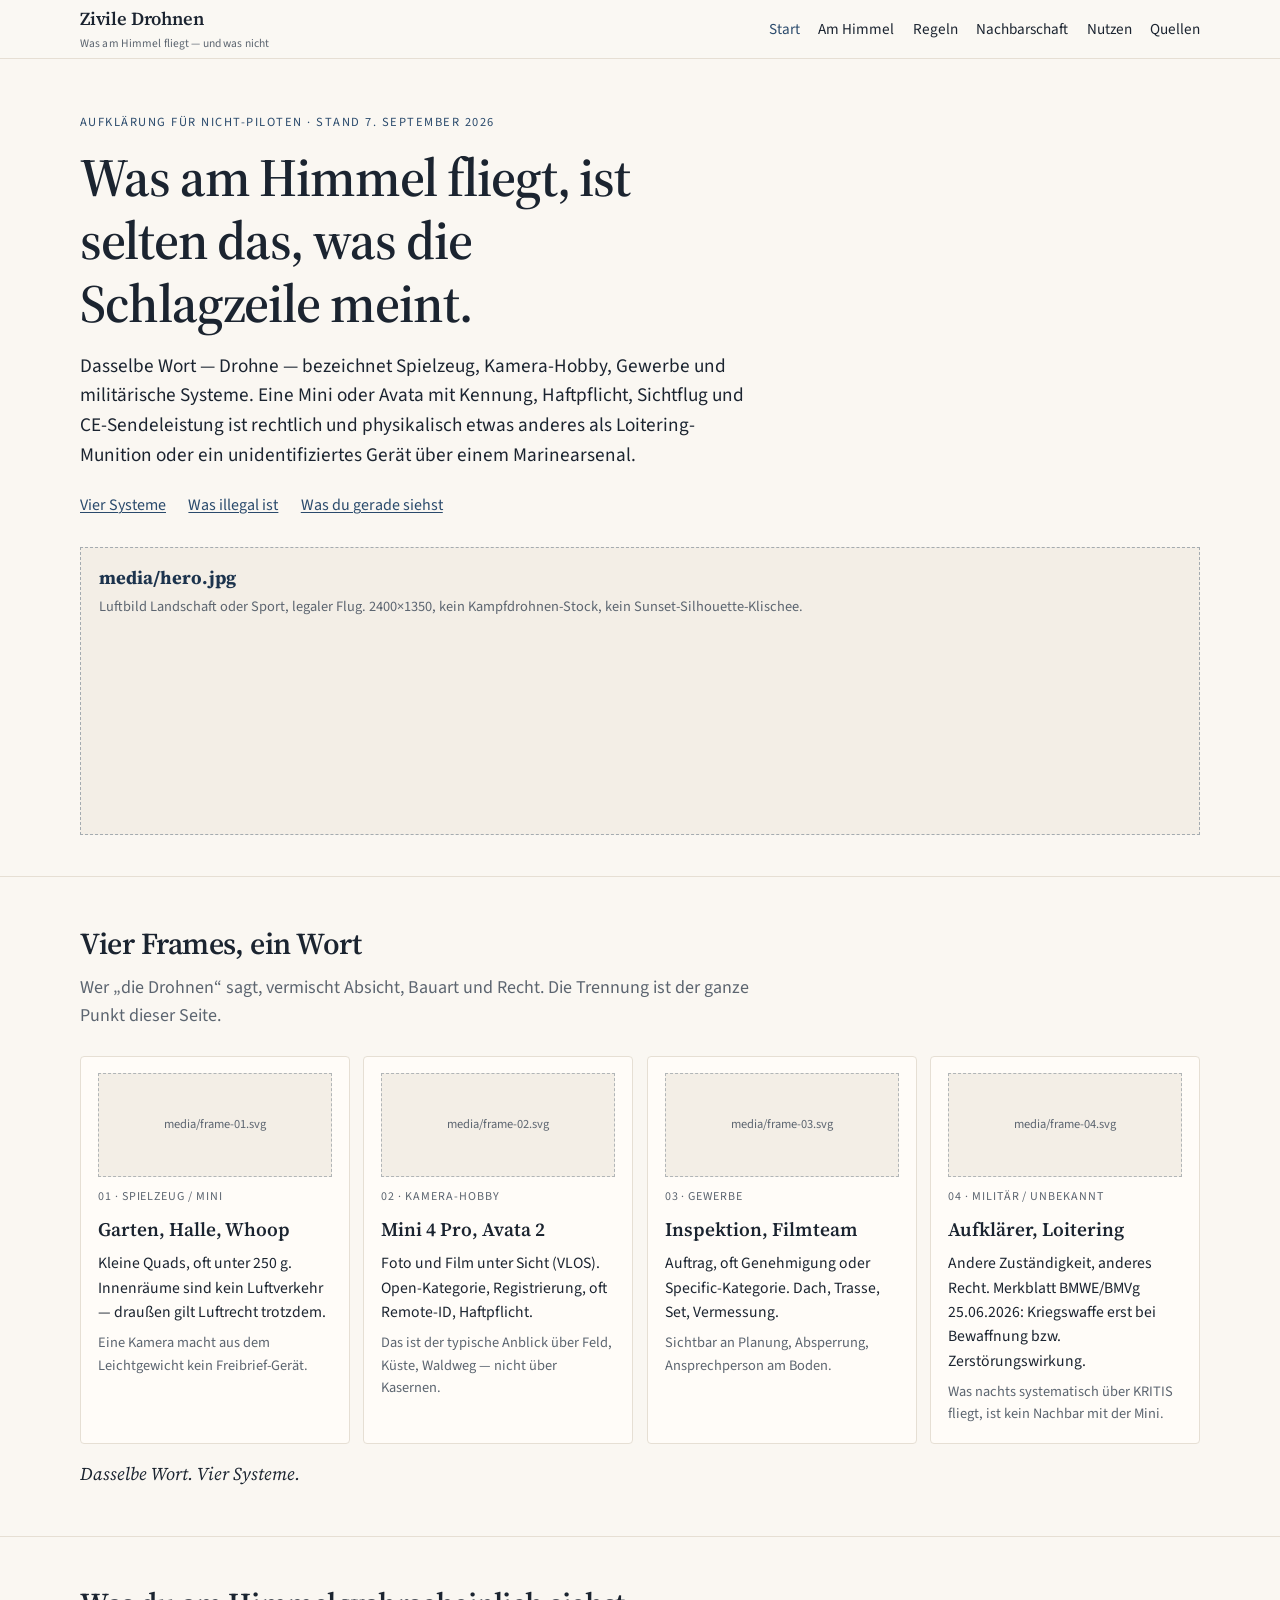
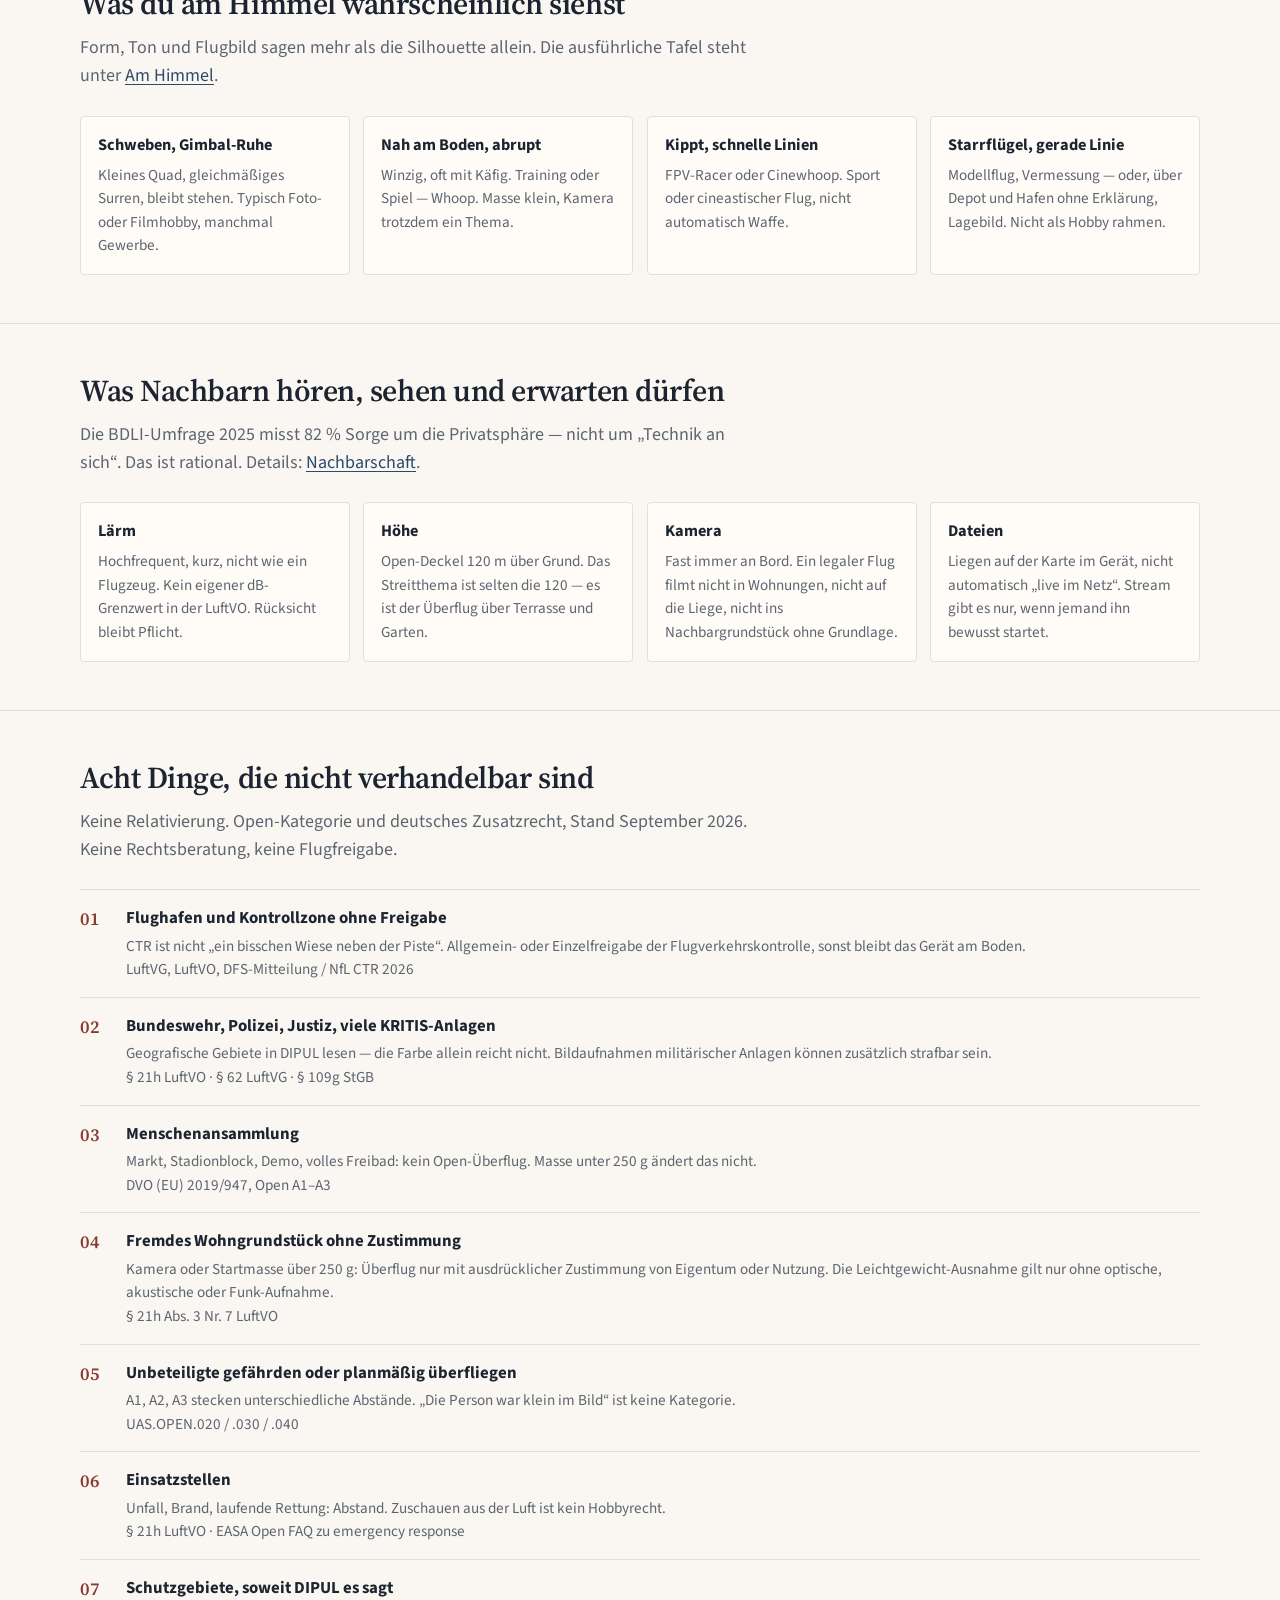
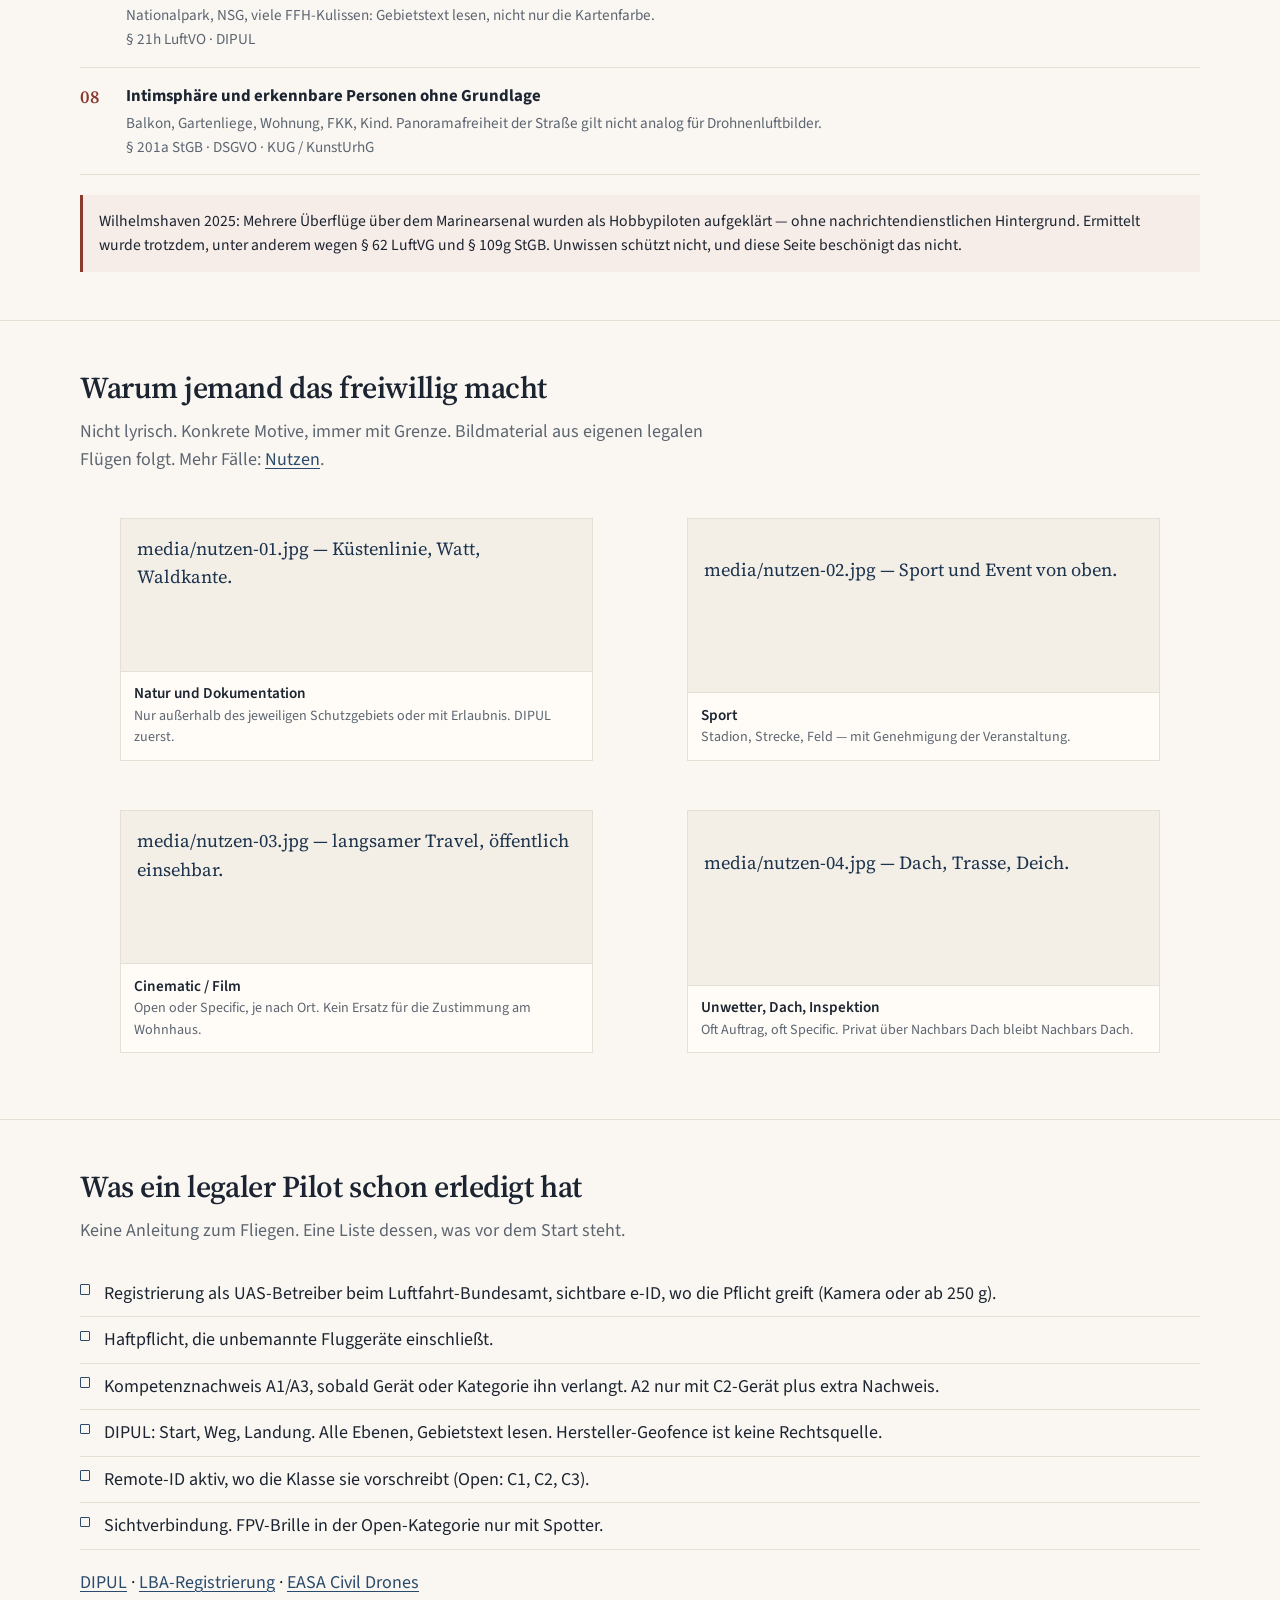
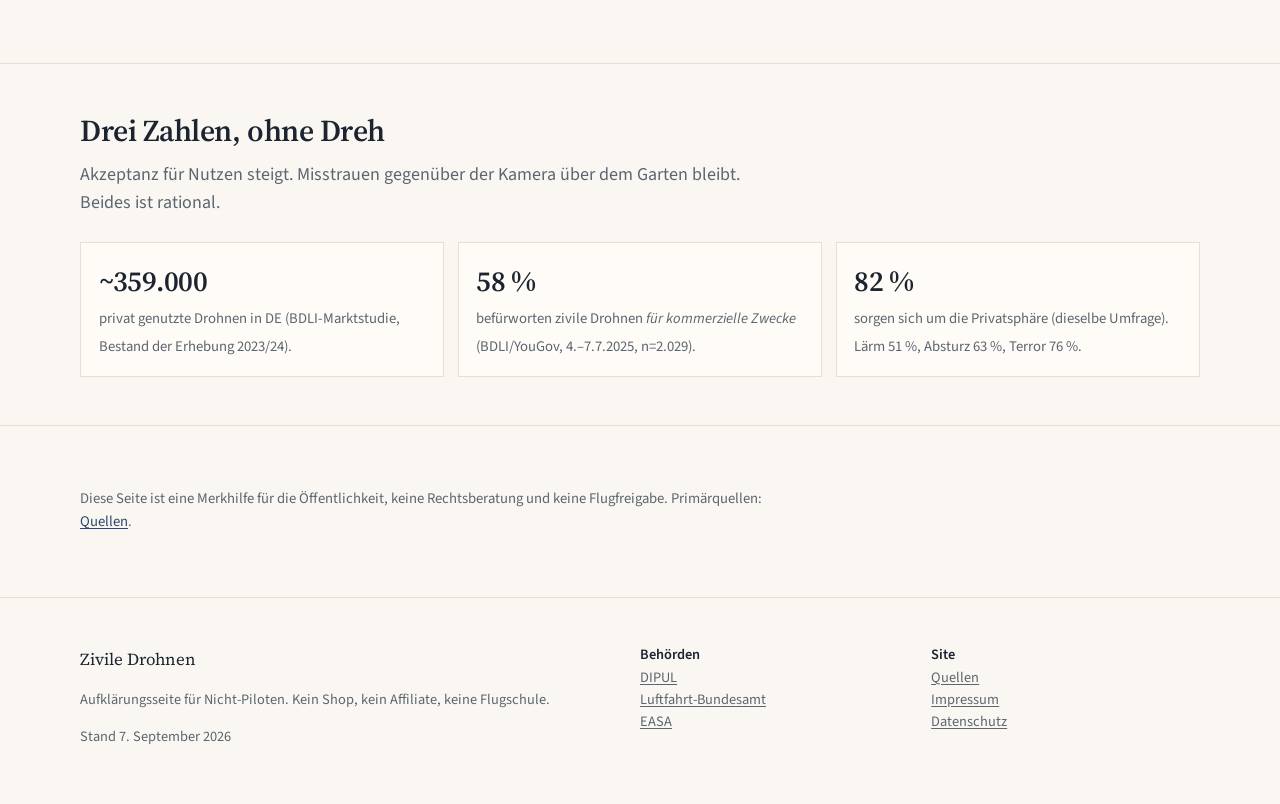
<file: index.html>
<!DOCTYPE html>
<html lang="de">
<head>
  <meta charset="utf-8">
  <meta name="viewport" content="width=device-width, initial-scale=1">
  <title>Zivile Drohnen — Was am Himmel fliegt, und was nicht</title>
  <meta name="description" content="Aufklärung für Nicht-Piloten: dieselbe Plattformtechnologie, verschiedene Systeme, Regeln und Absichten. Hobby und Kameraflug in Deutschland sind nicht Kriegsgerät.">
  <link rel="canonical" href="https://zivile-drohnen.de/">
  <link rel="preconnect" href="https://fonts.googleapis.com">
  <link rel="preconnect" href="https://fonts.gstatic.com" crossorigin>
  <link href="https://fonts.googleapis.com/css2?family=Source+Sans+3:ital,wght@0,400;0,600;1,400&family=Source+Serif+4:ital,opsz,wght@0,8..60,600;1,8..60,600&display=swap" rel="stylesheet">
  <link rel="stylesheet" href="css/style.css">
</head>
<body>
  <a class="skip" href="#inhalt">Zum Inhalt</a>
  <header class="site-header">
    <div class="header-inner">
      <a class="wordmark" href="index.html">Zivile Drohnen<span>Was am Himmel fliegt — und was nicht</span></a>
      <input type="checkbox" id="nav-toggle">
      <label class="nav-toggle" for="nav-toggle">Menü</label>
      <nav class="nav" aria-label="Hauptnavigation">
        <ul>
          <li><a href="index.html" aria-current="page">Start</a></li>
          <li><a href="himmel.html">Am Himmel</a></li>
          <li><a href="regeln.html">Regeln</a></li>
          <li><a href="nachbarschaft.html">Nachbarschaft</a></li>
          <li><a href="nutzen.html">Nutzen</a></li>
          <li><a href="quellen.html">Quellen</a></li>
        </ul>
      </nav>
    </div>
  </header>
  <main id="inhalt">
    <header class="hero">
      <div class="wrap">
        <p class="kicker">Aufklärung für Nicht-Piloten · Stand 7. September 2026</p>
        <h1>Was am Himmel fliegt, ist selten das, was die Schlagzeile meint.</h1>
        <p class="lead">Dasselbe Wort — Drohne — bezeichnet Spielzeug, Kamera-Hobby, Gewerbe und militärische Systeme. Eine Mini oder Avata mit Kennung, Haftpflicht, Sichtflug und CE-Sendeleistung ist rechtlich und physikalisch etwas anderes als Loitering-Munition oder ein unidentifiziertes Gerät über einem Marinearsenal.</p>
        <p class="hero-links">
          <a href="#frames">Vier Systeme</a>
          <a href="#nogos">Was illegal ist</a>
          <a href="himmel.html">Was du gerade siehst</a>
        </p>
        <div class="hero-visual" role="img" aria-label="Platzhalter Hero-Foto">
          <strong>media/hero.jpg</strong>
          <span>Luftbild Landschaft oder Sport, legaler Flug. 2400×1350, kein Kampfdrohnen-Stock, kein Sunset-Silhouette-Klischee.</span>
        </div>
      </div>
    </header>
    <section id="frames">
      <div class="wrap">
        <h2 class="h2">Vier Frames, ein Wort</h2>
        <p class="dek">Wer „die Drohnen“ sagt, vermischt Absicht, Bauart und Recht. Die Trennung ist der ganze Punkt dieser Seite.</p>
        <div class="frames">
          <article class="frame"><div class="sil">media/frame-01.svg</div><p class="n">01 · Spielzeug / Mini</p><h3>Garten, Halle, Whoop</h3><p>Kleine Quads, oft unter 250&nbsp;g. Innenräume sind kein Luftverkehr — draußen gilt Luftrecht trotzdem.</p><p>Eine Kamera macht aus dem Leichtgewicht kein Freibrief-Gerät.</p></article>
          <article class="frame"><div class="sil">media/frame-02.svg</div><p class="n">02 · Kamera-Hobby</p><h3>Mini 4 Pro, Avata 2</h3><p>Foto und Film unter Sicht (VLOS). Open-Kategorie, Registrierung, oft Remote-ID, Haftpflicht.</p><p>Das ist der typische Anblick über Feld, Küste, Waldweg — nicht über Kasernen.</p></article>
          <article class="frame"><div class="sil">media/frame-03.svg</div><p class="n">03 · Gewerbe</p><h3>Inspektion, Filmteam</h3><p>Auftrag, oft Genehmigung oder Specific-Kategorie. Dach, Trasse, Set, Vermessung.</p><p>Sichtbar an Planung, Absperrung, Ansprechperson am Boden.</p></article>
          <article class="frame"><div class="sil">media/frame-04.svg</div><p class="n">04 · Militär / unbekannt</p><h3>Aufklärer, Loitering</h3><p>Andere Zuständigkeit, anderes Recht. Merkblatt BMWE/BMVg 25.06.2026: Kriegswaffe erst bei Bewaffnung bzw. Zerstörungswirkung.</p><p>Was nachts systematisch über KRITIS fliegt, ist kein Nachbar mit der Mini.</p></article>
        </div>
        <p class="frames-note">Dasselbe Wort. Vier Systeme.</p>
      </div>
    </section>
    <section id="himmel">
      <div class="wrap">
        <h2 class="h2">Was du am Himmel wahrscheinlich siehst</h2>
        <p class="dek">Form, Ton und Flugbild sagen mehr als die Silhouette allein. Die ausführliche Tafel steht unter <a href="himmel.html">Am Himmel</a>.</p>
        <div class="tiles">
          <article class="tile"><h3>Schweben, Gimbal-Ruhe</h3><p>Kleines Quad, gleichmäßiges Surren, bleibt stehen. Typisch Foto- oder Filmhobby, manchmal Gewerbe.</p></article>
          <article class="tile"><h3>Nah am Boden, abrupt</h3><p>Winzig, oft mit Käfig. Training oder Spiel — Whoop. Masse klein, Kamera trotzdem ein Thema.</p></article>
          <article class="tile"><h3>Kippt, schnelle Linien</h3><p>FPV-Racer oder Cinewhoop. Sport oder cineastischer Flug, nicht automatisch Waffe.</p></article>
          <article class="tile"><h3>Starrflügel, gerade Linie</h3><p>Modellflug, Vermessung — oder, über Depot und Hafen ohne Erklärung, Lagebild. Nicht als Hobby rahmen.</p></article>
        </div>
      </div>
    </section>
    <section id="nachbar">
      <div class="wrap">
        <h2 class="h2">Was Nachbarn hören, sehen und erwarten dürfen</h2>
        <p class="dek">Die BDLI-Umfrage 2025 misst 82&nbsp;% Sorge um die Privatsphäre — nicht um „Technik an sich“. Das ist rational. Details: <a href="nachbarschaft.html">Nachbarschaft</a>.</p>
        <div class="tiles">
          <article class="tile"><h3>Lärm</h3><p>Hochfrequent, kurz, nicht wie ein Flugzeug. Kein eigener dB-Grenzwert in der LuftVO. Rücksicht bleibt Pflicht.</p></article>
          <article class="tile"><h3>Höhe</h3><p>Open-Deckel 120&nbsp;m über Grund. Das Streitthema ist selten die 120 — es ist der Überflug über Terrasse und Garten.</p></article>
          <article class="tile"><h3>Kamera</h3><p>Fast immer an Bord. Ein legaler Flug filmt nicht in Wohnungen, nicht auf die Liege, nicht ins Nachbargrundstück ohne Grundlage.</p></article>
          <article class="tile"><h3>Dateien</h3><p>Liegen auf der Karte im Gerät, nicht automatisch „live im Netz“. Stream gibt es nur, wenn jemand ihn bewusst startet.</p></article>
        </div>
      </div>
    </section>
    <section id="nogos">
      <div class="wrap">
        <h2 class="h2">Acht Dinge, die nicht verhandelbar sind</h2>
        <p class="dek">Keine Relativierung. Open-Kategorie und deutsches Zusatzrecht, Stand September 2026. Keine Rechtsberatung, keine Flugfreigabe.</p>
        <ol class="nogos">
          <li><span class="num">01</span><div><h3>Flughafen und Kontrollzone ohne Freigabe</h3><p>CTR ist nicht „ein bisschen Wiese neben der Piste“. Allgemein- oder Einzelfreigabe der Flugverkehrskontrolle, sonst bleibt das Gerät am Boden.</p><p class="rechtsgrund">LuftVG, LuftVO, DFS-Mitteilung / NfL CTR 2026</p></div></li>
          <li><span class="num">02</span><div><h3>Bundeswehr, Polizei, Justiz, viele KRITIS-Anlagen</h3><p>Geografische Gebiete in DIPUL lesen — die Farbe allein reicht nicht. Bildaufnahmen militärischer Anlagen können zusätzlich strafbar sein.</p><p class="rechtsgrund">§ 21h LuftVO · § 62 LuftVG · § 109g StGB</p></div></li>
          <li><span class="num">03</span><div><h3>Menschenansammlung</h3><p>Markt, Stadionblock, Demo, volles Freibad: kein Open-Überflug. Masse unter 250&nbsp;g ändert das nicht.</p><p class="rechtsgrund">DVO (EU) 2019/947, Open A1–A3</p></div></li>
          <li><span class="num">04</span><div><h3>Fremdes Wohngrundstück ohne Zustimmung</h3><p>Kamera oder Startmasse über 250&nbsp;g: Überflug nur mit ausdrücklicher Zustimmung von Eigentum oder Nutzung. Die Leichtgewicht-Ausnahme gilt nur ohne optische, akustische oder Funk-Aufnahme.</p><p class="rechtsgrund">§ 21h Abs. 3 Nr. 7 LuftVO</p></div></li>
          <li><span class="num">05</span><div><h3>Unbeteiligte gefährden oder planmäßig überfliegen</h3><p>A1, A2, A3 stecken unterschiedliche Abstände. „Die Person war klein im Bild“ ist keine Kategorie.</p><p class="rechtsgrund">UAS.OPEN.020 / .030 / .040</p></div></li>
          <li><span class="num">06</span><div><h3>Einsatzstellen</h3><p>Unfall, Brand, laufende Rettung: Abstand. Zuschauen aus der Luft ist kein Hobbyrecht.</p><p class="rechtsgrund">§ 21h LuftVO · EASA Open FAQ zu emergency response</p></div></li>
          <li><span class="num">07</span><div><h3>Schutzgebiete, soweit DIPUL es sagt</h3><p>Nationalpark, NSG, viele FFH-Kulissen: Gebietstext lesen, nicht nur die Kartenfarbe.</p><p class="rechtsgrund">§ 21h LuftVO · DIPUL</p></div></li>
          <li><span class="num">08</span><div><h3>Intimsphäre und erkennbare Personen ohne Grundlage</h3><p>Balkon, Gartenliege, Wohnung, FKK, Kind. Panoramafreiheit der Straße gilt nicht analog für Drohnenluftbilder.</p><p class="rechtsgrund">§ 201a StGB · DSGVO · KUG / KunstUrhG</p></div></li>
        </ol>
        <div class="callout">Wilhelmshaven 2025: Mehrere Überflüge über dem Marinearsenal wurden als Hobbypiloten aufgeklärt — ohne nachrichtendienstlichen Hintergrund. Ermittelt wurde trotzdem, unter anderem wegen §&nbsp;62 LuftVG und §&nbsp;109g StGB. Unwissen schützt nicht, und diese Seite beschönigt das nicht.</div>
      </div>
    </section>
    <section id="nutzen">
      <div class="wrap">
        <h2 class="h2">Warum jemand das freiwillig macht</h2>
        <p class="dek">Nicht lyrisch. Konkrete Motive, immer mit Grenze. Bildmaterial aus eigenen legalen Flügen folgt. Mehr Fälle: <a href="nutzen.html">Nutzen</a>.</p>
        <div class="gallery">
          <figure class="shot"><div class="shot-body">media/nutzen-01.jpg — Küstenlinie, Watt, Waldkante.</div><figcaption><strong>Natur und Dokumentation</strong> Nur außerhalb des jeweiligen Schutzgebiets oder mit Erlaubnis. DIPUL zuerst.</figcaption></figure>
          <figure class="shot"><div class="shot-body">media/nutzen-02.jpg — Sport und Event von oben.</div><figcaption><strong>Sport</strong> Stadion, Strecke, Feld — mit Genehmigung der Veranstaltung.</figcaption></figure>
          <figure class="shot"><div class="shot-body">media/nutzen-03.jpg — langsamer Travel, öffentlich einsehbar.</div><figcaption><strong>Cinematic / Film</strong> Open oder Specific, je nach Ort. Kein Ersatz für die Zustimmung am Wohnhaus.</figcaption></figure>
          <figure class="shot"><div class="shot-body">media/nutzen-04.jpg — Dach, Trasse, Deich.</div><figcaption><strong>Unwetter, Dach, Inspektion</strong> Oft Auftrag, oft Specific. Privat über Nachbars Dach bleibt Nachbars Dach.</figcaption></figure>
        </div>
      </div>
    </section>
    <section id="pflicht">
      <div class="wrap">
        <h2 class="h2">Was ein legaler Pilot schon erledigt hat</h2>
        <p class="dek">Keine Anleitung zum Fliegen. Eine Liste dessen, was vor dem Start steht.</p>
        <ul class="checks">
          <li>Registrierung als UAS-Betreiber beim Luftfahrt-Bundesamt, sichtbare e-ID, wo die Pflicht greift (Kamera oder ab 250&nbsp;g).</li>
          <li>Haftpflicht, die unbemannte Fluggeräte einschließt.</li>
          <li>Kompetenznachweis A1/A3, sobald Gerät oder Kategorie ihn verlangt. A2 nur mit C2-Gerät plus extra Nachweis.</li>
          <li>DIPUL: Start, Weg, Landung. Alle Ebenen, Gebietstext lesen. Hersteller-Geofence ist keine Rechtsquelle.</li>
          <li>Remote-ID aktiv, wo die Klasse sie vorschreibt (Open: C1, C2, C3).</li>
          <li>Sichtverbindung. FPV-Brille in der Open-Kategorie nur mit Spotter.</li>
        </ul>
        <p style="margin-top:1.2rem"><a href="https://www.dipul.de">DIPUL</a> · <a href="https://uas-registration.lba-openuav.de">LBA-Registrierung</a> · <a href="https://www.easa.europa.eu/en/domains/civil-drones">EASA Civil Drones</a></p>
      </div>
    </section>
    <section id="zahlen">
      <div class="wrap">
        <h2 class="h2">Drei Zahlen, ohne Dreh</h2>
        <p class="dek">Akzeptanz für Nutzen steigt. Misstrauen gegenüber der Kamera über dem Garten bleibt. Beides ist rational.</p>
        <div class="stats">
          <div class="stat"><strong>~359.000</strong><span>privat genutzte Drohnen in DE (BDLI-Marktstudie, Bestand der Erhebung 2023/24).</span></div>
          <div class="stat"><strong>58&nbsp;%</strong><span>befürworten zivile Drohnen <em>für kommerzielle Zwecke</em> (BDLI/YouGov, 4.–7.7.2025, n=2.029).</span></div>
          <div class="stat"><strong>82&nbsp;%</strong><span>sorgen sich um die Privatsphäre (dieselbe Umfrage). Lärm 51&nbsp;%, Absturz 63&nbsp;%, Terror 76&nbsp;%.</span></div>
        </div>
      </div>
    </section>
    <section>
      <div class="wrap">
        <p class="disclaimer">Diese Seite ist eine Merkhilfe für die Öffentlichkeit, keine Rechtsberatung und keine Flugfreigabe. Primärquellen: <a href="quellen.html">Quellen</a>.</p>
      </div>
    </section>
  </main>
  <footer class="site-footer">
    <div class="wrap footer-grid">
      <div>
        <p class="footer-mark">Zivile Drohnen</p>
        <p>Aufklärungsseite für Nicht-Piloten. Kein Shop, kein Affiliate, keine Flugschule.</p>
        <p>Stand 7. September 2026</p>
      </div>
      <div>
        <p><strong>Behörden</strong><br>
        <a href="https://www.dipul.de">DIPUL</a><br>
        <a href="https://www.lba.de">Luftfahrt-Bundesamt</a><br>
        <a href="https://www.easa.europa.eu/en/domains/civil-drones">EASA</a></p>
      </div>
      <div>
        <p><strong>Site</strong><br>
        <a href="quellen.html">Quellen</a><br>
        <a href="impressum.html">Impressum</a><br>
        <a href="datenschutz.html">Datenschutz</a></p>
      </div>
    </div>
  </footer>
</body>
</html>
</file>
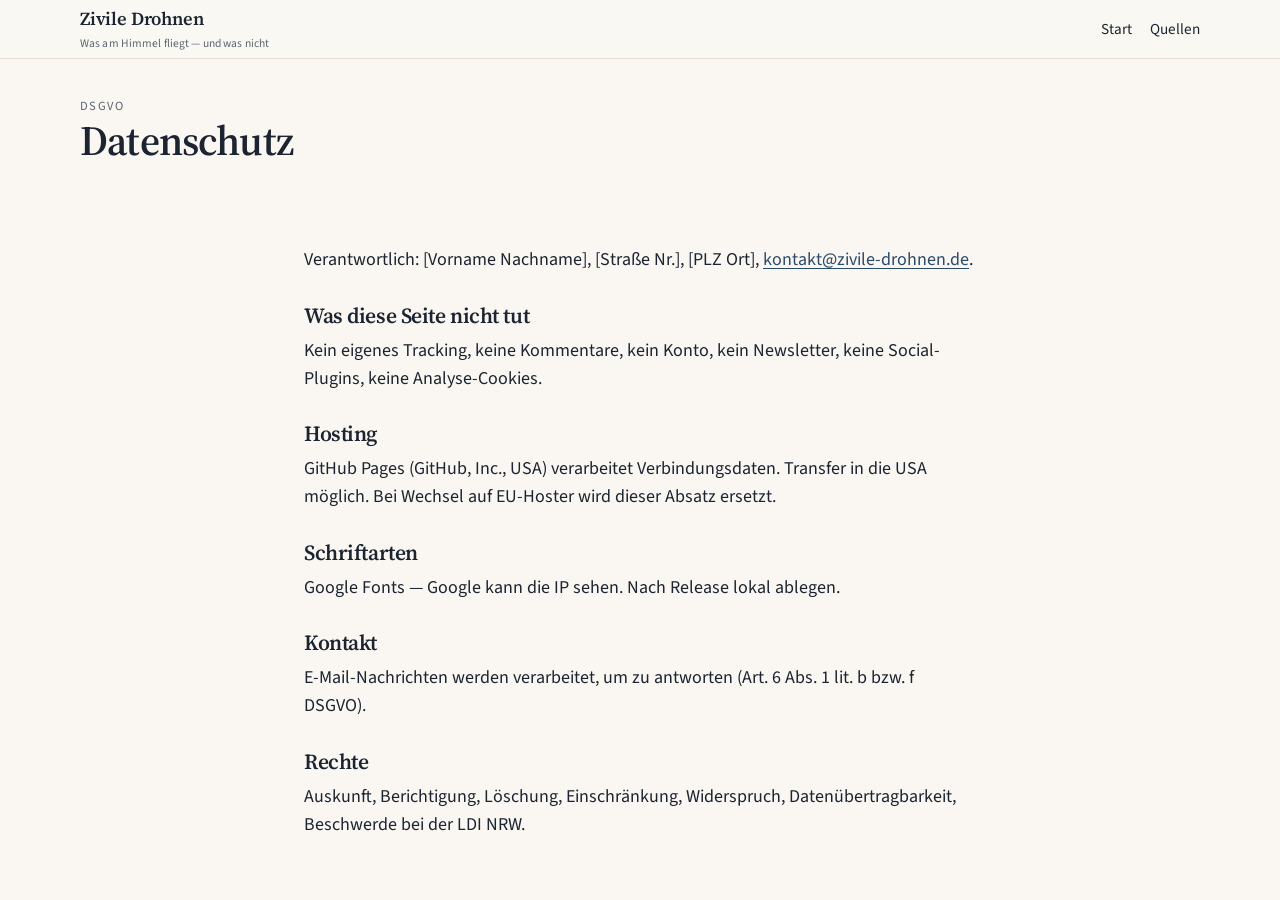
<file: datenschutz.html>
<!DOCTYPE html>
<html lang="de">
<head>
  <meta charset="utf-8">
  <meta name="viewport" content="width=device-width, initial-scale=1">
  <title>Datenschutz — Zivile Drohnen</title>
  <meta name="robots" content="noindex">
  <link rel="canonical" href="https://zivile-drohnen.de/datenschutz.html">
  <link rel="stylesheet" href="css/style.css">
  <link rel="preconnect" href="https://fonts.googleapis.com">
  <link rel="preconnect" href="https://fonts.gstatic.com" crossorigin>
  <link href="https://fonts.googleapis.com/css2?family=Source+Sans+3:ital,wght@0,400;0,600;1,400&family=Source+Serif+4:ital,opsz,wght@0,8..60,600;1,8..60,600&display=swap" rel="stylesheet">
</head>
<body>
  <header class="site-header">
    <div class="header-inner">
      <a class="wordmark" href="index.html">Zivile Drohnen<span>Was am Himmel fliegt — und was nicht</span></a>
      <input type="checkbox" id="nav-toggle">
      <label class="nav-toggle" for="nav-toggle">Menü</label>
      <nav class="nav" aria-label="Hauptnavigation">
        <ul>
          <li><a href="index.html">Start</a></li>
          <li><a href="quellen.html">Quellen</a></li>
        </ul>
      </nav>
    </div>
  </header>
  <main id="inhalt">
    <header class="page-head wrap">
      <p class="kicker">DSGVO</p>
      <h1>Datenschutz</h1>
    </header>
    <section>
      <div class="wrap prose">
        <p>Verantwortlich: [Vorname Nachname], [Straße Nr.], [PLZ Ort], <a href="mailto:kontakt@zivile-drohnen.de">kontakt@zivile-drohnen.de</a>.</p>
        <h2>Was diese Seite nicht tut</h2>
        <p>Kein eigenes Tracking, keine Kommentare, kein Konto, kein Newsletter, keine Social-Plugins, keine Analyse-Cookies.</p>
        <h2>Hosting</h2>
        <p>GitHub Pages (GitHub, Inc., USA) verarbeitet Verbindungsdaten. Transfer in die USA möglich. Bei Wechsel auf EU-Hoster wird dieser Absatz ersetzt.</p>
        <h2>Schriftarten</h2>
        <p>Google Fonts — Google kann die IP sehen. Nach Release lokal ablegen.</p>
        <h2>Kontakt</h2>
        <p>E-Mail-Nachrichten werden verarbeitet, um zu antworten (Art. 6 Abs. 1 lit. b bzw. f DSGVO).</p>
        <h2>Rechte</h2>
        <p>Auskunft, Berichtigung, Löschung, Einschränkung, Widerspruch, Datenübertragbarkeit, Beschwerde bei der LDI NRW.</p>
      </div>
    </section>
  </main>
</body>
</html>
</file>
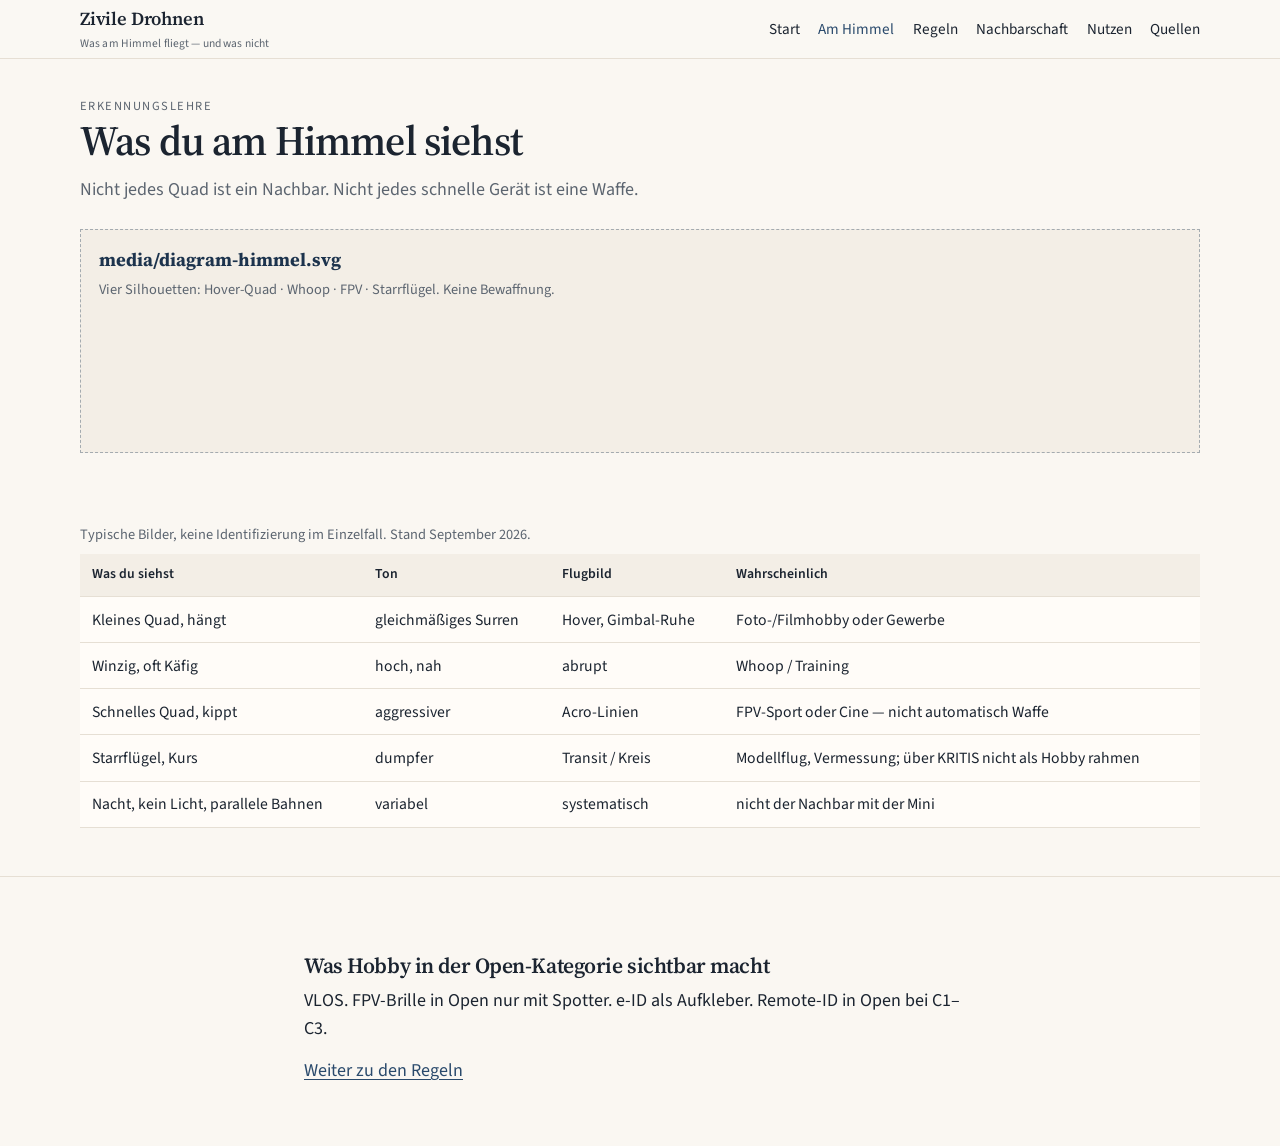
<file: himmel.html>
<!DOCTYPE html>
<html lang="de">
<head>
  <meta charset="utf-8">
  <meta name="viewport" content="width=device-width, initial-scale=1">
  <title>Was du am Himmel siehst — Zivile Drohnen</title>
  <link rel="canonical" href="https://zivile-drohnen.de/himmel.html">
  <link rel="stylesheet" href="css/style.css">
  <link rel="preconnect" href="https://fonts.googleapis.com">
  <link rel="preconnect" href="https://fonts.gstatic.com" crossorigin>
  <link href="https://fonts.googleapis.com/css2?family=Source+Sans+3:ital,wght@0,400;0,600;1,400&family=Source+Serif+4:ital,opsz,wght@0,8..60,600;1,8..60,600&display=swap" rel="stylesheet">
</head>
<body>
  <header class="site-header">
    <div class="header-inner">
      <a class="wordmark" href="index.html">Zivile Drohnen<span>Was am Himmel fliegt — und was nicht</span></a>
      <input type="checkbox" id="nav-toggle">
      <label class="nav-toggle" for="nav-toggle">Menü</label>
      <nav class="nav" aria-label="Hauptnavigation">
        <ul>
          <li><a href="index.html">Start</a></li>
          <li><a href="himmel.html" aria-current="page">Am Himmel</a></li>
          <li><a href="regeln.html">Regeln</a></li>
          <li><a href="nachbarschaft.html">Nachbarschaft</a></li>
          <li><a href="nutzen.html">Nutzen</a></li>
          <li><a href="quellen.html">Quellen</a></li>
        </ul>
      </nav>
    </div>
  </header>
  <main id="inhalt">
    <header class="page-head wrap">
      <p class="kicker">Erkennungslehre</p>
      <h1>Was du am Himmel siehst</h1>
      <p>Nicht jedes Quad ist ein Nachbar. Nicht jedes schnelle Gerät ist eine Waffe.</p>
      <div class="diagram" role="img" aria-label="Platzhalter Schaubild Silhouetten">
        <strong>media/diagram-himmel.svg</strong>
        <span>Vier Silhouetten: Hover-Quad · Whoop · FPV · Starrflügel. Keine Bewaffnung.</span>
      </div>
    </header>
    <section>
      <div class="wrap">
        <div class="table-wrap">
          <table>
            <caption>Typische Bilder, keine Identifizierung im Einzelfall. Stand September 2026.</caption>
            <thead><tr><th>Was du siehst</th><th>Ton</th><th>Flugbild</th><th>Wahrscheinlich</th></tr></thead>
            <tbody>
              <tr><td>Kleines Quad, hängt</td><td>gleichmäßiges Surren</td><td>Hover, Gimbal-Ruhe</td><td>Foto-/Filmhobby oder Gewerbe</td></tr>
              <tr><td>Winzig, oft Käfig</td><td>hoch, nah</td><td>abrupt</td><td>Whoop / Training</td></tr>
              <tr><td>Schnelles Quad, kippt</td><td>aggressiver</td><td>Acro-Linien</td><td>FPV-Sport oder Cine — nicht automatisch Waffe</td></tr>
              <tr><td>Starrflügel, Kurs</td><td>dumpfer</td><td>Transit / Kreis</td><td>Modellflug, Vermessung; über KRITIS nicht als Hobby rahmen</td></tr>
              <tr><td>Nacht, kein Licht, parallele Bahnen</td><td>variabel</td><td>systematisch</td><td>nicht der Nachbar mit der Mini</td></tr>
            </tbody>
          </table>
        </div>
      </div>
    </section>
    <section>
      <div class="wrap prose">
        <h2>Was Hobby in der Open-Kategorie sichtbar macht</h2>
        <p>VLOS. FPV-Brille in Open nur mit Spotter. e-ID als Aufkleber. Remote-ID in Open bei C1–C3.</p>
        <p><a href="regeln.html">Weiter zu den Regeln</a></p>
      </div>
    </section>
  </main>
</body>
</html>
</file>
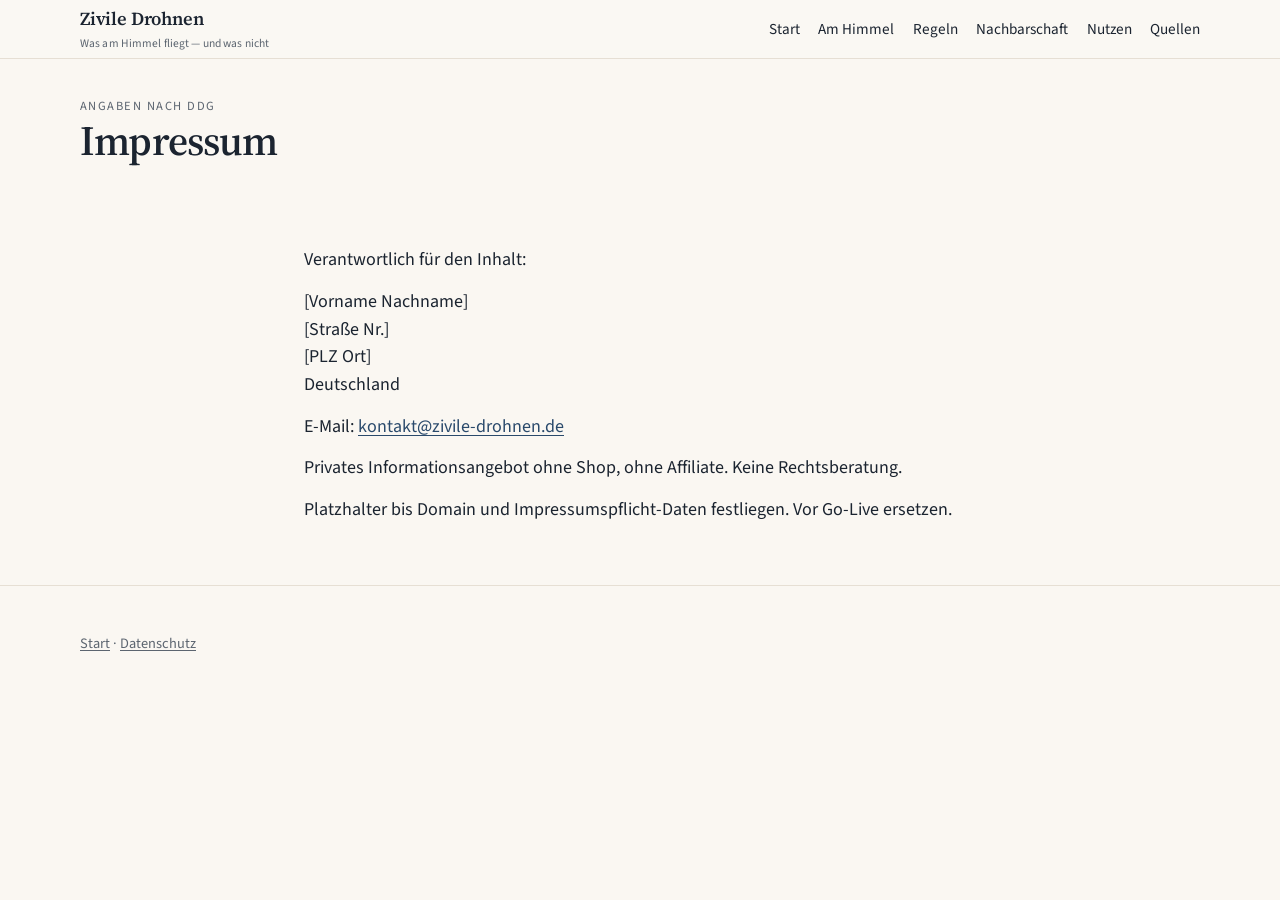
<file: impressum.html>
<!DOCTYPE html>
<html lang="de">
<head>
  <meta charset="utf-8">
  <meta name="viewport" content="width=device-width, initial-scale=1">
  <title>Impressum — Zivile Drohnen</title>
  <meta name="robots" content="noindex">
  <link rel="canonical" href="https://zivile-drohnen.de/impressum.html">
  <link rel="preconnect" href="https://fonts.googleapis.com">
  <link rel="preconnect" href="https://fonts.gstatic.com" crossorigin>
  <link href="https://fonts.googleapis.com/css2?family=Source+Sans+3:ital,wght@0,400;0,600;1,400&family=Source+Serif+4:ital,opsz,wght@0,8..60,600;1,8..60,600&display=swap" rel="stylesheet">
  <link rel="stylesheet" href="css/style.css">
</head>
<body>
  <a class="skip" href="#inhalt">Zum Inhalt</a>
  <header class="site-header">
    <div class="header-inner">
      <a class="wordmark" href="index.html">Zivile Drohnen<span>Was am Himmel fliegt — und was nicht</span></a>
      <input type="checkbox" id="nav-toggle">
      <label class="nav-toggle" for="nav-toggle">Menü</label>
      <nav class="nav" aria-label="Hauptnavigation">
        <ul>
          <li><a href="index.html">Start</a></li>
          <li><a href="himmel.html">Am Himmel</a></li>
          <li><a href="regeln.html">Regeln</a></li>
          <li><a href="nachbarschaft.html">Nachbarschaft</a></li>
          <li><a href="nutzen.html">Nutzen</a></li>
          <li><a href="quellen.html">Quellen</a></li>
        </ul>
      </nav>
    </div>
  </header>
  <main id="inhalt">
    <header class="page-head wrap">
      <p class="kicker">Angaben nach DDG</p>
      <h1>Impressum</h1>
    </header>
    <section>
      <div class="wrap prose">
        <p>Verantwortlich für den Inhalt:</p>
        <p>[Vorname Nachname]<br>[Straße Nr.]<br>[PLZ Ort]<br>Deutschland</p>
        <p>E-Mail: <a href="mailto:kontakt@zivile-drohnen.de">kontakt@zivile-drohnen.de</a></p>
        <p>Privates Informationsangebot ohne Shop, ohne Affiliate. Keine Rechtsberatung.</p>
        <p>Platzhalter bis Domain und Impressumspflicht-Daten festliegen. Vor Go-Live ersetzen.</p>
      </div>
    </section>
  </main>
  <footer class="site-footer"><div class="wrap"><p><a href="index.html">Start</a> · <a href="datenschutz.html">Datenschutz</a></p></div></footer>
</body>
</html>
</file>
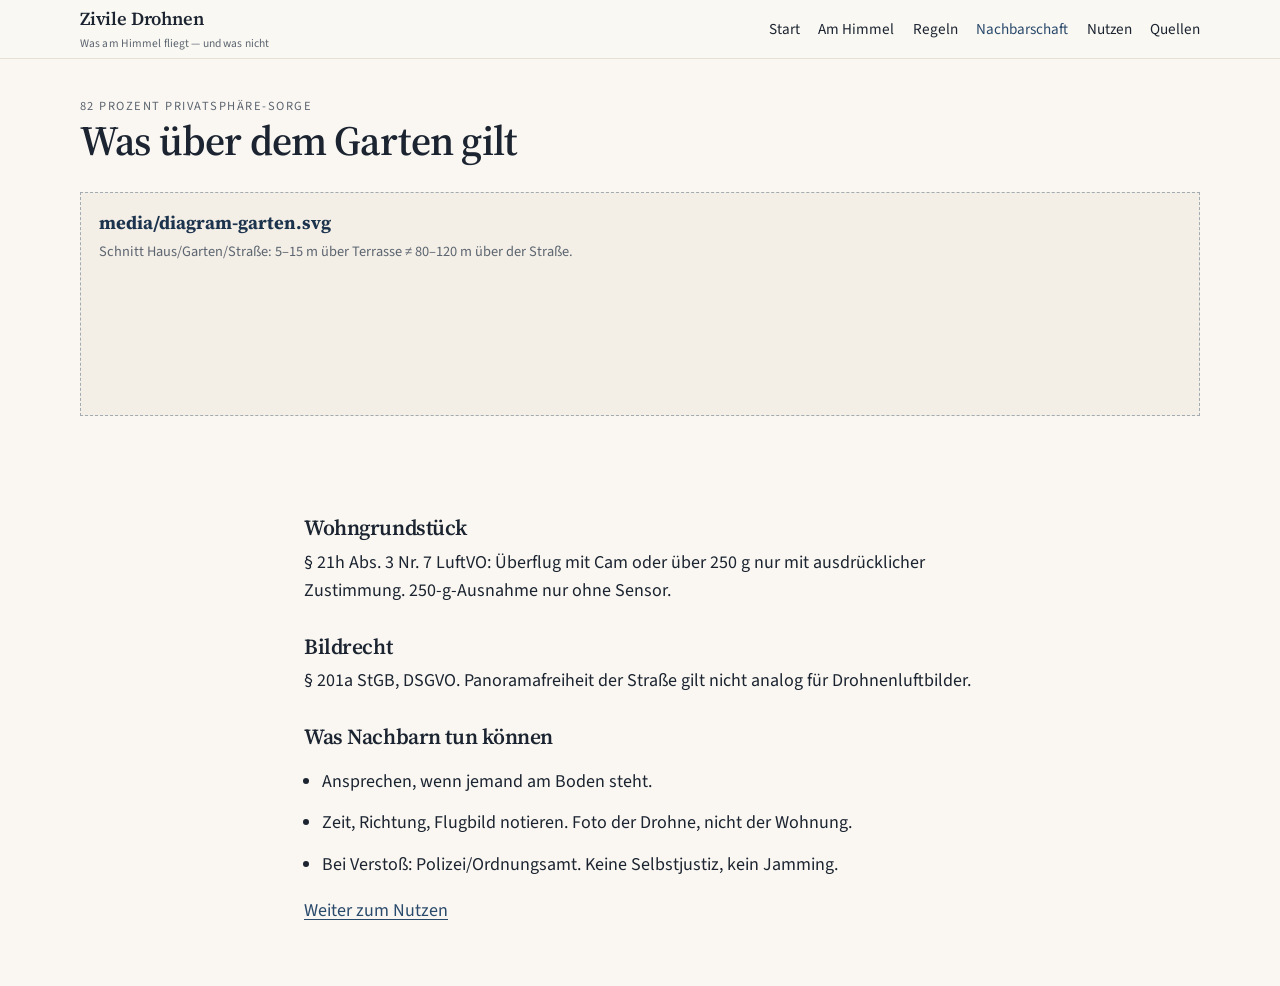
<file: nachbarschaft.html>
<!DOCTYPE html>
<html lang="de">
<head>
  <meta charset="utf-8">
  <meta name="viewport" content="width=device-width, initial-scale=1">
  <title>Nachbarschaft — Zivile Drohnen</title>
  <link rel="canonical" href="https://zivile-drohnen.de/nachbarschaft.html">
  <link rel="stylesheet" href="css/style.css">
  <link rel="preconnect" href="https://fonts.googleapis.com">
  <link rel="preconnect" href="https://fonts.gstatic.com" crossorigin>
  <link href="https://fonts.googleapis.com/css2?family=Source+Sans+3:ital,wght@0,400;0,600;1,400&family=Source+Serif+4:ital,opsz,wght@0,8..60,600;1,8..60,600&display=swap" rel="stylesheet">
</head>
<body>
  <header class="site-header">
    <div class="header-inner">
      <a class="wordmark" href="index.html">Zivile Drohnen<span>Was am Himmel fliegt — und was nicht</span></a>
      <input type="checkbox" id="nav-toggle">
      <label class="nav-toggle" for="nav-toggle">Menü</label>
      <nav class="nav" aria-label="Hauptnavigation">
        <ul>
          <li><a href="index.html">Start</a></li>
          <li><a href="himmel.html">Am Himmel</a></li>
          <li><a href="regeln.html">Regeln</a></li>
          <li><a href="nachbarschaft.html" aria-current="page">Nachbarschaft</a></li>
          <li><a href="nutzen.html">Nutzen</a></li>
          <li><a href="quellen.html">Quellen</a></li>
        </ul>
      </nav>
    </div>
  </header>
  <main id="inhalt">
    <header class="page-head wrap">
      <p class="kicker">82 Prozent Privatsphäre-Sorge</p>
      <h1>Was über dem Garten gilt</h1>
      <div class="diagram" role="img" aria-label="Platzhalter Schaubild Wohngrundstück">
        <strong>media/diagram-garten.svg</strong>
        <span>Schnitt Haus/Garten/Straße: 5–15 m über Terrasse ≠ 80–120 m über der Straße.</span>
      </div>
    </header>
    <section>
      <div class="wrap prose">
        <h2>Wohngrundstück</h2>
        <p>§ 21h Abs. 3 Nr. 7 LuftVO: Überflug mit Cam oder über 250 g nur mit ausdrücklicher Zustimmung. 250-g-Ausnahme nur ohne Sensor.</p>
        <h2>Bildrecht</h2>
        <p>§ 201a StGB, DSGVO. Panoramafreiheit der Straße gilt nicht analog für Drohnenluftbilder.</p>
        <h2>Was Nachbarn tun können</h2>
        <ul>
          <li>Ansprechen, wenn jemand am Boden steht.</li>
          <li>Zeit, Richtung, Flugbild notieren. Foto der Drohne, nicht der Wohnung.</li>
          <li>Bei Verstoß: Polizei/Ordnungsamt. Keine Selbstjustiz, kein Jamming.</li>
        </ul>
        <p><a href="nutzen.html">Weiter zum Nutzen</a></p>
      </div>
    </section>
  </main>
</body>
</html>
</file>
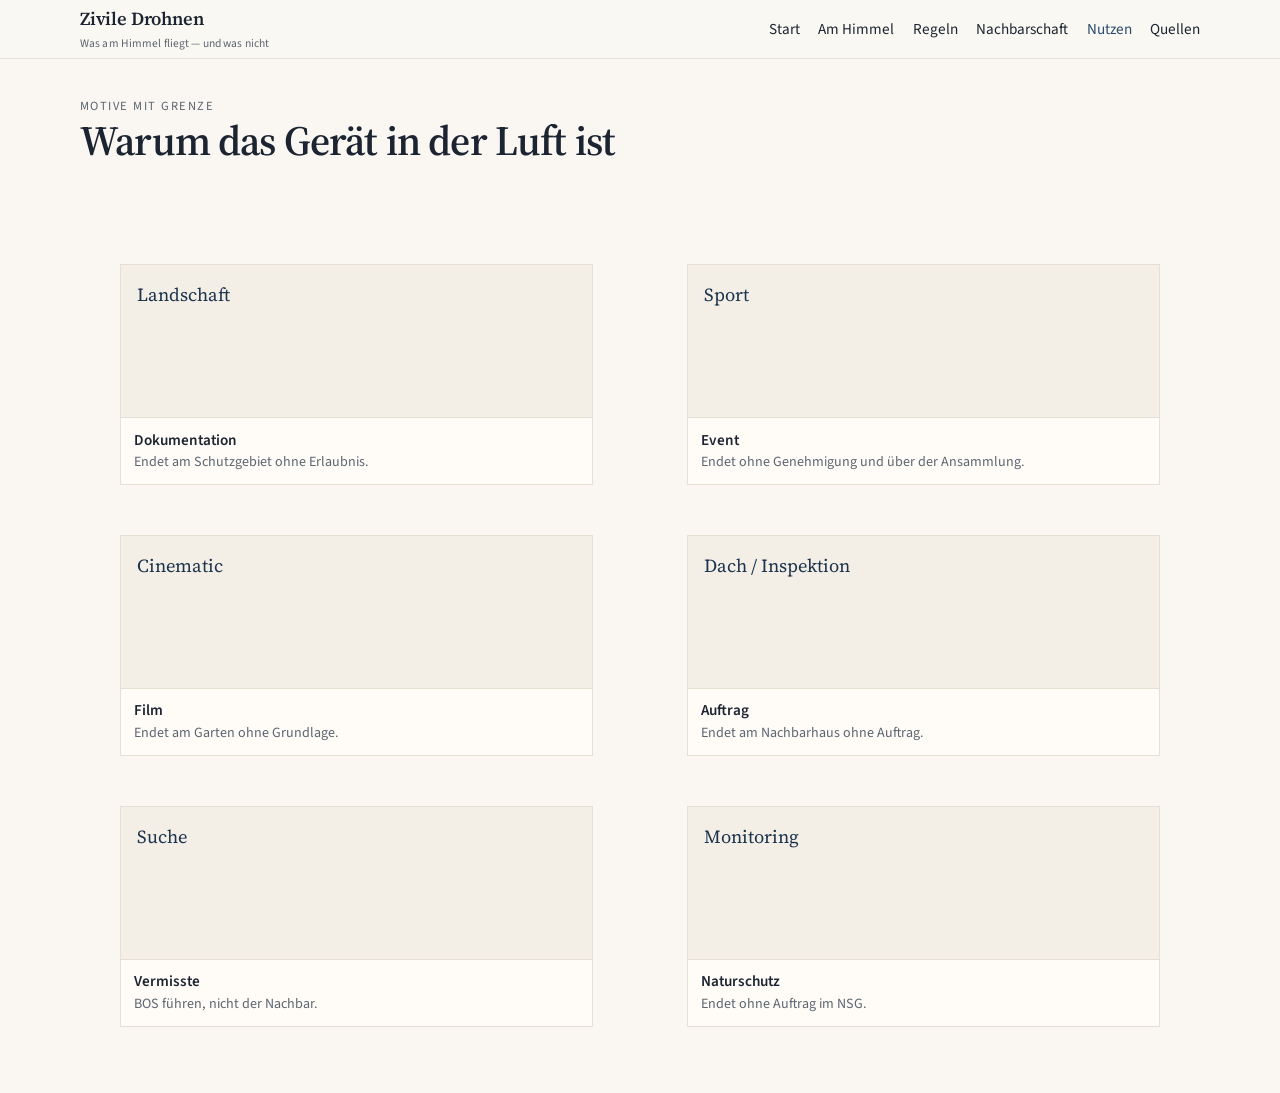
<file: nutzen.html>
<!DOCTYPE html>
<html lang="de">
<head>
  <meta charset="utf-8">
  <meta name="viewport" content="width=device-width, initial-scale=1">
  <title>Nutzen — Zivile Drohnen</title>
  <link rel="canonical" href="https://zivile-drohnen.de/nutzen.html">
  <link rel="stylesheet" href="css/style.css">
  <link rel="preconnect" href="https://fonts.googleapis.com">
  <link rel="preconnect" href="https://fonts.gstatic.com" crossorigin>
  <link href="https://fonts.googleapis.com/css2?family=Source+Sans+3:ital,wght@0,400;0,600;1,400&family=Source+Serif+4:ital,opsz,wght@0,8..60,600;1,8..60,600&display=swap" rel="stylesheet">
</head>
<body>
  <header class="site-header">
    <div class="header-inner">
      <a class="wordmark" href="index.html">Zivile Drohnen<span>Was am Himmel fliegt — und was nicht</span></a>
      <input type="checkbox" id="nav-toggle">
      <label class="nav-toggle" for="nav-toggle">Menü</label>
      <nav class="nav" aria-label="Hauptnavigation">
        <ul>
          <li><a href="index.html">Start</a></li>
          <li><a href="himmel.html">Am Himmel</a></li>
          <li><a href="regeln.html">Regeln</a></li>
          <li><a href="nachbarschaft.html">Nachbarschaft</a></li>
          <li><a href="nutzen.html" aria-current="page">Nutzen</a></li>
          <li><a href="quellen.html">Quellen</a></li>
        </ul>
      </nav>
    </div>
  </header>
  <main id="inhalt">
    <header class="page-head wrap">
      <p class="kicker">Motive mit Grenze</p>
      <h1>Warum das Gerät in der Luft ist</h1>
    </header>
    <section>
      <div class="wrap">
        <div class="gallery">
          <figure class="shot"><div class="shot-body">Landschaft</div><figcaption><strong>Dokumentation</strong> Endet am Schutzgebiet ohne Erlaubnis.</figcaption></figure>
          <figure class="shot"><div class="shot-body">Sport</div><figcaption><strong>Event</strong> Endet ohne Genehmigung und über der Ansammlung.</figcaption></figure>
          <figure class="shot"><div class="shot-body">Cinematic</div><figcaption><strong>Film</strong> Endet am Garten ohne Grundlage.</figcaption></figure>
          <figure class="shot"><div class="shot-body">Dach / Inspektion</div><figcaption><strong>Auftrag</strong> Endet am Nachbarhaus ohne Auftrag.</figcaption></figure>
          <figure class="shot"><div class="shot-body">Suche</div><figcaption><strong>Vermisste</strong> BOS führen, nicht der Nachbar.</figcaption></figure>
          <figure class="shot"><div class="shot-body">Monitoring</div><figcaption><strong>Naturschutz</strong> Endet ohne Auftrag im NSG.</figcaption></figure>
        </div>
      </div>
    </section>
  </main>
</body>
</html>
</file>
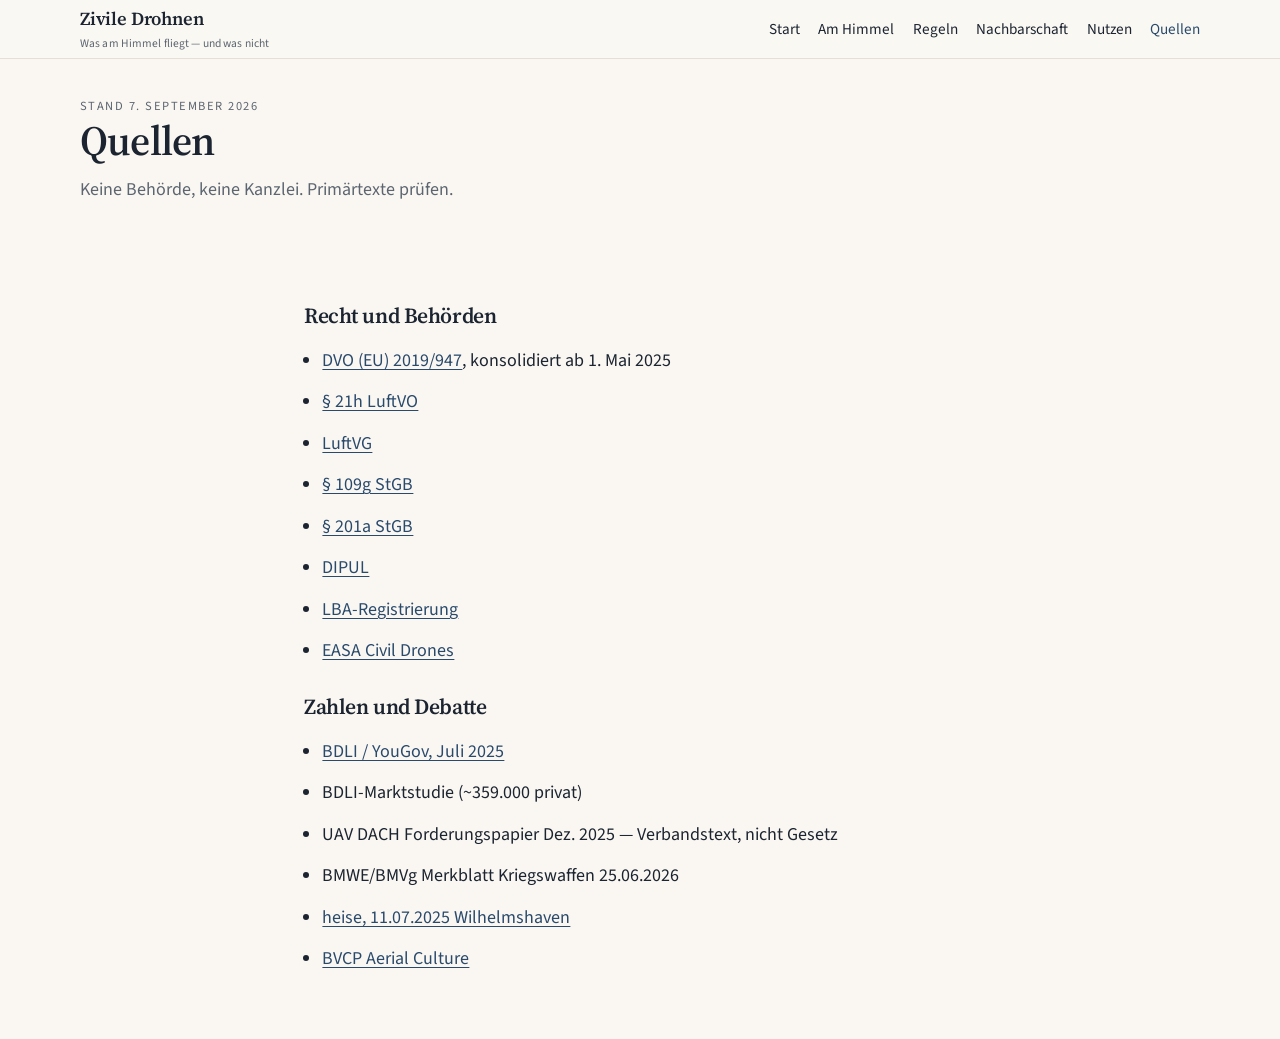
<file: quellen.html>
<!DOCTYPE html>
<html lang="de">
<head>
  <meta charset="utf-8">
  <meta name="viewport" content="width=device-width, initial-scale=1">
  <title>Quellen — Zivile Drohnen</title>
  <link rel="canonical" href="https://zivile-drohnen.de/quellen.html">
  <link rel="stylesheet" href="css/style.css">
  <link rel="preconnect" href="https://fonts.googleapis.com">
  <link rel="preconnect" href="https://fonts.gstatic.com" crossorigin>
  <link href="https://fonts.googleapis.com/css2?family=Source+Sans+3:ital,wght@0,400;0,600;1,400&family=Source+Serif+4:ital,opsz,wght@0,8..60,600;1,8..60,600&display=swap" rel="stylesheet">
</head>
<body>
  <header class="site-header">
    <div class="header-inner">
      <a class="wordmark" href="index.html">Zivile Drohnen<span>Was am Himmel fliegt — und was nicht</span></a>
      <input type="checkbox" id="nav-toggle">
      <label class="nav-toggle" for="nav-toggle">Menü</label>
      <nav class="nav" aria-label="Hauptnavigation">
        <ul>
          <li><a href="index.html">Start</a></li>
          <li><a href="himmel.html">Am Himmel</a></li>
          <li><a href="regeln.html">Regeln</a></li>
          <li><a href="nachbarschaft.html">Nachbarschaft</a></li>
          <li><a href="nutzen.html">Nutzen</a></li>
          <li><a href="quellen.html" aria-current="page">Quellen</a></li>
        </ul>
      </nav>
    </div>
  </header>
  <main id="inhalt">
    <header class="page-head wrap">
      <p class="kicker">Stand 7. September 2026</p>
      <h1>Quellen</h1>
      <p>Keine Behörde, keine Kanzlei. Primärtexte prüfen.</p>
    </header>
    <section>
      <div class="wrap prose">
        <h2>Recht und Behörden</h2>
        <ul>
          <li><a href="https://eur-lex.europa.eu/legal-content/DE/TXT/?uri=CELEX:02019R0947-20250501">DVO (EU) 2019/947</a>, konsolidiert ab 1. Mai 2025</li>
          <li><a href="https://www.gesetze-im-internet.de/luftvo_2015/__21h.html">§ 21h LuftVO</a></li>
          <li><a href="https://www.gesetze-im-internet.de/luftvg/">LuftVG</a></li>
          <li><a href="https://www.gesetze-im-internet.de/stgb/__109g.html">§ 109g StGB</a></li>
          <li><a href="https://www.gesetze-im-internet.de/stgb/__201a.html">§ 201a StGB</a></li>
          <li><a href="https://www.dipul.de">DIPUL</a></li>
          <li><a href="https://uas-registration.lba-openuav.de">LBA-Registrierung</a></li>
          <li><a href="https://www.easa.europa.eu/en/domains/civil-drones">EASA Civil Drones</a></li>
        </ul>
        <h2>Zahlen und Debatte</h2>
        <ul>
          <li><a href="https://www.bdli.de/meldungen/akzeptanz-fuer-den-einsatz-von-drohnen-waechst-der-bevoelkerung-kontinuierlich">BDLI / YouGov, Juli 2025</a></li>
          <li>BDLI-Marktstudie (~359.000 privat)</li>
          <li>UAV DACH Forderungspapier Dez. 2025 — Verbandstext, nicht Gesetz</li>
          <li>BMWE/BMVg Merkblatt Kriegswaffen 25.06.2026</li>
          <li><a href="https://www.heise.de/en/news/Drone-flights-over-Bundeswehr-site-police-investigate-pilots-10484612.html">heise, 11.07.2025 Wilhelmshaven</a></li>
          <li><a href="https://bvcp.de/aerial-culture/">BVCP Aerial Culture</a></li>
        </ul>
      </div>
    </section>
  </main>
</body>
</html>
</file>
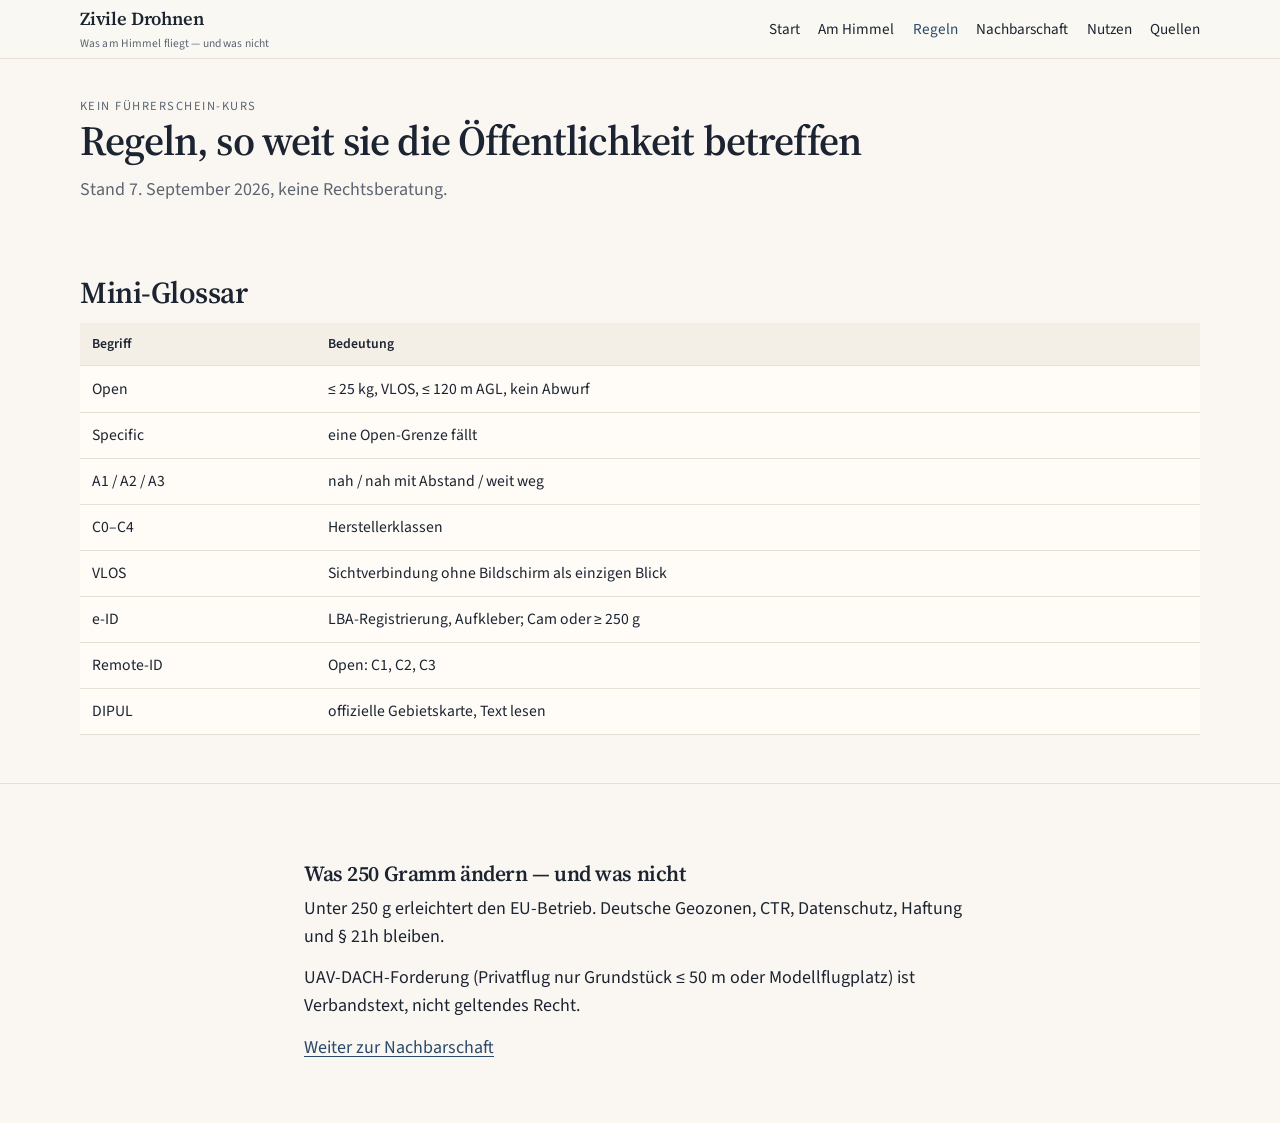
<file: regeln.html>
<!DOCTYPE html>
<html lang="de">
<head>
  <meta charset="utf-8">
  <meta name="viewport" content="width=device-width, initial-scale=1">
  <title>Regeln — Zivile Drohnen</title>
  <link rel="canonical" href="https://zivile-drohnen.de/regeln.html">
  <link rel="stylesheet" href="css/style.css">
  <link rel="preconnect" href="https://fonts.googleapis.com">
  <link rel="preconnect" href="https://fonts.gstatic.com" crossorigin>
  <link href="https://fonts.googleapis.com/css2?family=Source+Sans+3:ital,wght@0,400;0,600;1,400&family=Source+Serif+4:ital,opsz,wght@0,8..60,600;1,8..60,600&display=swap" rel="stylesheet">
</head>
<body>
  <header class="site-header">
    <div class="header-inner">
      <a class="wordmark" href="index.html">Zivile Drohnen<span>Was am Himmel fliegt — und was nicht</span></a>
      <input type="checkbox" id="nav-toggle">
      <label class="nav-toggle" for="nav-toggle">Menü</label>
      <nav class="nav" aria-label="Hauptnavigation">
        <ul>
          <li><a href="index.html">Start</a></li>
          <li><a href="himmel.html">Am Himmel</a></li>
          <li><a href="regeln.html" aria-current="page">Regeln</a></li>
          <li><a href="nachbarschaft.html">Nachbarschaft</a></li>
          <li><a href="nutzen.html">Nutzen</a></li>
          <li><a href="quellen.html">Quellen</a></li>
        </ul>
      </nav>
    </div>
  </header>
  <main id="inhalt">
    <header class="page-head wrap">
      <p class="kicker">Kein Führerschein-Kurs</p>
      <h1>Regeln, so weit sie die Öffentlichkeit betreffen</h1>
      <p>Stand 7. September 2026, keine Rechtsberatung.</p>
    </header>
    <section>
      <div class="wrap">
        <h2 class="h2">Mini-Glossar</h2>
        <div class="table-wrap">
          <table>
            <thead><tr><th>Begriff</th><th>Bedeutung</th></tr></thead>
            <tbody>
              <tr><td>Open</td><td>≤ 25 kg, VLOS, ≤ 120 m AGL, kein Abwurf</td></tr>
              <tr><td>Specific</td><td>eine Open-Grenze fällt</td></tr>
              <tr><td>A1 / A2 / A3</td><td>nah / nah mit Abstand / weit weg</td></tr>
              <tr><td>C0–C4</td><td>Herstellerklassen</td></tr>
              <tr><td>VLOS</td><td>Sichtverbindung ohne Bildschirm als einzigen Blick</td></tr>
              <tr><td>e-ID</td><td>LBA-Registrierung, Aufkleber; Cam oder ≥ 250 g</td></tr>
              <tr><td>Remote-ID</td><td>Open: C1, C2, C3</td></tr>
              <tr><td>DIPUL</td><td>offizielle Gebietskarte, Text lesen</td></tr>
            </tbody>
          </table>
        </div>
      </div>
    </section>
    <section>
      <div class="wrap prose">
        <h2>Was 250 Gramm ändern — und was nicht</h2>
        <p>Unter 250 g erleichtert den EU-Betrieb. Deutsche Geozonen, CTR, Datenschutz, Haftung und § 21h bleiben.</p>
        <p>UAV-DACH-Forderung (Privatflug nur Grundstück ≤ 50 m oder Modellflugplatz) ist Verbandstext, nicht geltendes Recht.</p>
        <p><a href="nachbarschaft.html">Weiter zur Nachbarschaft</a></p>
      </div>
    </section>
  </main>
</body>
</html>
</file>
<file: css/style.css>
:root {
  --papier: #faf7f2;
  --papier-2: #f3eee6;
  --weiss: #fffcf8;
  --tinte: #1b2430;
  --grau: #5c6570;
  --linie: #e6dfd4;
  --blau: #2a4a6c;
  --blau-tief: #1c334d;
  --moos: #3e6b56;
  --warn: #8b3a2f;
  --warn-bg: #f6ece8;
  --radius: 4px;
  --max: 70rem;
  --mass: 1.55;
  --serif: "Source Serif 4", "Iowan Old Style", "Palatino Linotype", Palatino, Georgia, serif;
  --sans: "Source Sans 3", "IBM Plex Sans", "Segoe UI", system-ui, sans-serif;
}

*,
*::before,
*::after { box-sizing: border-box; }

html { scroll-behavior: smooth; }

body {
  margin: 0;
  background: var(--papier);
  color: var(--tinte);
  font-family: var(--sans);
  font-size: 1.125rem;
  line-height: var(--mass);
}

img { max-width: 100%; display: block; }

a {
  color: var(--blau);
  text-decoration-thickness: 1px;
  text-underline-offset: 0.15em;
}

a:hover { color: var(--blau-tief); }

:focus-visible {
  outline: 2px solid var(--blau);
  outline-offset: 3px;
}

.skip {
  position: absolute;
  left: -999px;
  top: 0;
}
.skip:focus {
  left: 1rem;
  top: 1rem;
  z-index: 100;
  background: var(--weiss);
  padding: 0.4rem 0.7rem;
}

.site-header {
  position: sticky;
  top: 0;
  z-index: 40;
  background: color-mix(in srgb, var(--papier) 92%, white);
  backdrop-filter: blur(8px);
  border-bottom: 1px solid var(--linie);
}

.header-inner,
.wrap {
  width: min(100% - 2rem, var(--max));
  margin-inline: auto;
}

.header-inner {
  display: flex;
  align-items: center;
  justify-content: space-between;
  gap: 1rem;
  min-height: 3.6rem;
}

.wordmark {
  font-family: var(--serif);
  font-weight: 600;
  font-size: 1.15rem;
  color: var(--tinte);
  text-decoration: none;
  letter-spacing: -0.01em;
}
.wordmark span {
  display: block;
  font-family: var(--sans);
  font-weight: 400;
  font-size: 0.72rem;
  color: var(--grau);
  letter-spacing: 0.01em;
  margin-top: 0.05rem;
}

#nav-toggle { position: absolute; left: -999px; }

.nav-toggle {
  display: none;
  font: inherit;
  color: var(--tinte);
  border: 1px solid var(--linie);
  background: var(--weiss);
  padding: 0.3rem 0.65rem;
  border-radius: var(--radius);
  cursor: pointer;
}

.nav ul {
  display: flex;
  gap: 0.2rem 1.15rem;
  list-style: none;
  margin: 0;
  padding: 0;
}

.nav a {
  color: var(--tinte);
  text-decoration: none;
  font-size: 0.95rem;
}
.nav a[aria-current="page"],
.nav a:hover { color: var(--blau); }

@media (max-width: 52rem) {
  .nav-toggle { display: inline-block; }
  .nav {
    display: none;
    position: absolute;
    left: 0;
    right: 0;
    top: 100%;
    background: var(--papier);
    border-bottom: 1px solid var(--linie);
    padding: 0.6rem 1rem 1rem;
  }
  .nav ul { flex-direction: column; gap: 0.55rem; }
  #nav-toggle:checked ~ .nav { display: block; }
}

.hero {
  padding: 3.4rem 0 2.6rem;
  border-bottom: 1px solid var(--linie);
}
.kicker {
  font-size: 0.78rem;
  letter-spacing: 0.12em;
  text-transform: uppercase;
  color: var(--blau);
  margin: 0 0 0.85rem;
}
.hero h1 {
  font-family: var(--serif);
  font-weight: 600;
  font-size: clamp(2rem, 4.6vw, 3.35rem);
  line-height: 1.18;
  letter-spacing: -0.02em;
  margin: 0 0 1rem;
  max-width: 22ch;
}
.lead {
  font-size: 1.2rem;
  max-width: 42rem;
  color: var(--tinte);
  margin: 0 0 1.4rem;
}
.hero-links {
  display: flex;
  flex-wrap: wrap;
  gap: 0.8rem 1.4rem;
  font-size: 1rem;
}

section { padding: 3rem 0; }
section + section { border-top: 1px solid var(--linie); }

.h2 {
  font-family: var(--serif);
  font-weight: 600;
  font-size: clamp(1.45rem, 2.4vw, 1.9rem);
  letter-spacing: -0.015em;
  line-height: 1.25;
  margin: 0 0 0.7rem;
}
.dek {
  color: var(--grau);
  max-width: 42rem;
  margin: 0 0 1.6rem;
}

.frames {
  display: grid;
  grid-template-columns: repeat(4, 1fr);
  gap: 0.85rem;
}
@media (max-width: 64rem) {
  .frames { grid-template-columns: 1fr 1fr; }
}
@media (max-width: 36rem) {
  .frames { grid-template-columns: 1fr; }
}

.frame {
  background: var(--weiss);
  border: 1px solid var(--linie);
  border-radius: var(--radius);
  padding: 1rem 1.05rem 1.1rem;
}
.frame .n {
  font-size: 0.75rem;
  letter-spacing: 0.08em;
  text-transform: uppercase;
  color: var(--grau);
}
.frame h3 {
  font-family: var(--serif);
  font-size: 1.2rem;
  font-weight: 600;
  margin: 0.25rem 0 0.45rem;
}
.frame p { margin: 0 0 0.5rem; font-size: 0.98rem; }
.frame p:last-child { margin-bottom: 0; color: var(--grau); font-size: 0.9rem; }

.frames-note {
  margin: 1rem 0 0;
  font-family: var(--serif);
  font-style: italic;
}

.tiles {
  display: grid;
  grid-template-columns: repeat(4, 1fr);
  gap: 0.85rem;
}
@media (max-width: 64rem) {
  .tiles { grid-template-columns: 1fr 1fr; }
}
@media (max-width: 36rem) {
  .tiles { grid-template-columns: 1fr; }
}
.tile {
  background: var(--weiss);
  border: 1px solid var(--linie);
  padding: 1rem 1.05rem;
  border-radius: var(--radius);
}
.tile h3 {
  margin: 0 0 0.35rem;
  font-size: 1.02rem;
}
.tile p { margin: 0; color: var(--grau); font-size: 0.95rem; }

.table-wrap { overflow-x: auto; }
table {
  width: 100%;
  border-collapse: collapse;
  font-size: 0.98rem;
  background: var(--weiss);
}
th, td {
  text-align: left;
  vertical-align: top;
  padding: 0.65rem 0.75rem;
  border-bottom: 1px solid var(--linie);
}
th {
  font-weight: 600;
  background: var(--papier-2);
  font-size: 0.86rem;
}
caption {
  text-align: left;
  font-size: 0.9rem;
  color: var(--grau);
  padding: 0 0 0.5rem;
}

.nogos { list-style: none; margin: 0; padding: 0; }
.nogos li {
  display: grid;
  grid-template-columns: 2.2rem 1fr;
  gap: 0.7rem;
  padding: 0.95rem 0;
  border-top: 1px solid var(--linie);
}
.nogos li:last-child { border-bottom: 1px solid var(--linie); }
.num {
  font-family: var(--serif);
  color: var(--warn);
  font-weight: 600;
}
.nogos h3 { margin: 0 0 0.2rem; font-size: 1.05rem; }
.nogos p { margin: 0; color: var(--grau); font-size: 0.95rem; }
.rechtsgrund { font-size: 0.82rem; color: var(--grau); }

.callout {
  background: var(--warn-bg);
  border-left: 3px solid var(--warn);
  padding: 0.9rem 1rem;
  margin: 1.2rem 0 0;
  font-size: 0.98rem;
}

.checks {
  list-style: none;
  margin: 0;
  padding: 0;
}
.checks li {
  padding: 0.55rem 0 0.55rem 1.5rem;
  position: relative;
  border-bottom: 1px solid var(--linie);
}
.checks li::before {
  content: "";
  position: absolute;
  left: 0;
  top: 0.85rem;
  width: 0.65rem;
  height: 0.65rem;
  border: 1px solid var(--blau);
  border-radius: 1px;
}

.stats {
  display: grid;
  grid-template-columns: repeat(3, 1fr);
  gap: 0.85rem;
}
@media (max-width: 40rem) {
  .stats { grid-template-columns: 1fr; }
}
.stat {
  background: var(--weiss);
  border: 1px solid var(--linie);
  padding: 1rem 1.1rem;
}
.stat strong {
  display: block;
  font-family: var(--serif);
  font-size: 1.8rem;
  font-weight: 600;
  letter-spacing: -0.02em;
}
.stat span { color: var(--grau); font-size: 0.92rem; }

.gallery {
  display: grid;
  grid-template-columns: 1fr 1fr;
  gap: 0.85rem;
}
@media (max-width: 44rem) {
  .gallery { grid-template-columns: 1fr; }
}
.shot {
  background: var(--papier-2);
  border: 1px solid var(--linie);
  min-height: 12rem;
  display: flex;
  flex-direction: column;
  justify-content: flex-end;
}
.shot-body {
  min-height: 9.5rem;
  padding: 1rem;
  color: var(--blau-tief);
  font-family: var(--serif);
  font-size: 1.15rem;
}
.shot figcaption {
  background: var(--weiss);
  border-top: 1px solid var(--linie);
  padding: 0.65rem 0.8rem;
  font-size: 0.88rem;
  color: var(--grau);
}
.shot figcaption strong {
  display: block;
  color: var(--tinte);
  font-weight: 600;
  font-size: 0.95rem;
}

.hero-visual,
.diagram {
  margin: 1.6rem 0 0;
  background: var(--papier-2);
  border: 1px dashed color-mix(in srgb, var(--blau) 35%, var(--linie));
  min-height: 14rem;
  padding: 1rem 1.1rem;
  color: var(--blau-tief);
}
.hero-visual { min-height: 18rem; margin-top: 1.8rem; }
.diagram strong,
.hero-visual strong {
  display: block;
  font-family: var(--serif);
  font-size: 1.15rem;
  margin-bottom: 0.25rem;
}
.diagram span,
.hero-visual span {
  display: block;
  color: var(--grau);
  font-size: 0.9rem;
}
.frame .sil {
  height: 6.5rem;
  margin: 0 0 0.7rem;
  background: var(--papier-2);
  border: 1px dashed color-mix(in srgb, var(--blau) 28%, var(--linie));
  color: var(--grau);
  font-size: 0.78rem;
  display: flex;
  align-items: center;
  justify-content: center;
  text-align: center;
  padding: 0.4rem;
}

.prose { max-width: 42rem; }
.prose h1, .prose h2, .page-head h1 {
  font-family: var(--serif);
  font-weight: 600;
  letter-spacing: -0.02em;
  line-height: 1.2;
}
.page-head { padding: 2.4rem 0 1.4rem; }
.page-head h1 { font-size: clamp(1.8rem, 3.4vw, 2.6rem); margin: 0 0 0.6rem; }
.page-head p { margin: 0; max-width: 42rem; color: var(--grau); }
.prose p, .prose li { margin: 0 0 0.85rem; }
.prose h2 { font-size: 1.35rem; margin: 1.8rem 0 0.5rem; }
.prose ul { padding-left: 1.15rem; }

.disclaimer {
  font-size: 0.92rem;
  color: var(--grau);
  max-width: 46rem;
}

.site-footer {
  border-top: 1px solid var(--linie);
  padding: 2rem 0 2.6rem;
  font-size: 0.9rem;
  color: var(--grau);
}
.footer-grid {
  display: grid;
  grid-template-columns: 2fr 1fr 1fr;
  gap: 1.4rem;
}
@media (max-width: 48rem) {
  .footer-grid { grid-template-columns: 1fr; }
}
.site-footer a { color: var(--grau); }
.site-footer strong { color: var(--tinte); font-weight: 600; }
.footer-mark {
  font-family: var(--serif);
  color: var(--tinte);
  font-size: 1.05rem;
}
</file>
